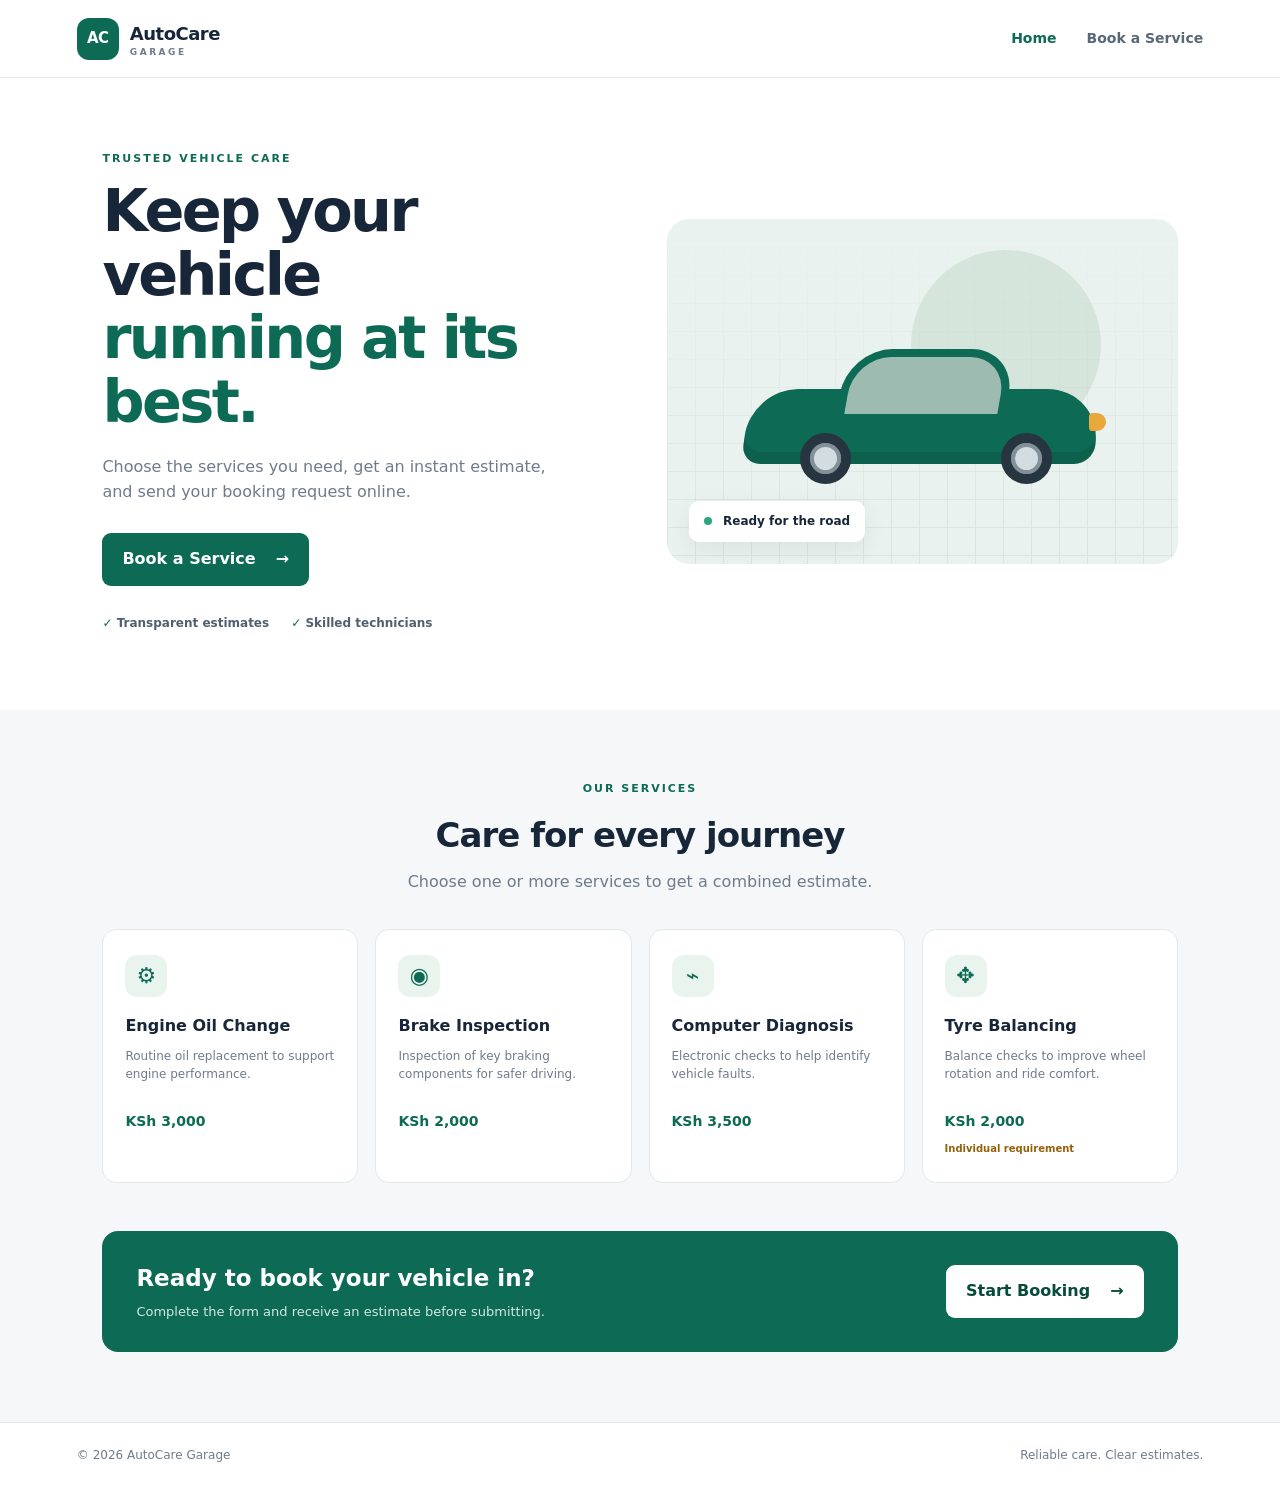
<file: index.html>
<!DOCTYPE html>
<html lang="en">
<head>
  <meta charset="UTF-8">
  <meta name="viewport" content="width=device-width, initial-scale=1.0">
  <meta name="description" content="AutoCare Garage vehicle maintenance and repair service booking.">
  <title>AutoCare Garage | Vehicle Care Made Simple</title>
  <link rel="stylesheet" href="assets/style.css">
</head>
<body>
  <header class="site-header">
    <a class="brand" href="index.html"><span class="brand-mark">AC</span><span>AutoCare <small>GARAGE</small></span></a>
    <nav aria-label="Main navigation">
      <a class="active" href="index.html">Home</a>
      <a href="service.html">Book a Service</a>
    </nav>
  </header>
  <main>
    <section class="hero">
      <div class="hero-copy">
        <p class="eyebrow">TRUSTED VEHICLE CARE</p>
        <h1>Keep your vehicle<br><span>running at its best.</span></h1>
        <p>Choose the services you need, get an instant estimate, and send your booking request online.</p>
        <a class="button button-primary" href="service.html">Book a Service <span aria-hidden="true">→</span></a>
        <div class="hero-proof"><span>✓ Transparent estimates</span><span>✓ Skilled technicians</span></div>
      </div>
      <div class="hero-art" role="img" aria-label="Illustration of a vehicle in a modern garage">
        <div class="art-sun"></div><div class="art-grid"></div>
        <div class="car">
          <div class="car-window"></div><div class="car-body"></div>
          <div class="wheel wheel-left"></div><div class="wheel wheel-right"></div>
          <div class="headlight"></div>
        </div>
        <div class="art-label"><span class="status-dot"></span> Ready for the road</div>
      </div>
    </section>
    <section class="section">
      <div class="section-heading"><p class="eyebrow">OUR SERVICES</p><h2>Care for every journey</h2><p>Choose one or more services to get a combined estimate.</p></div>
      <div class="service-cards">
        <article class="info-card"><span class="card-icon">⚙</span><h3>Engine Oil Change</h3><p>Routine oil replacement to support engine performance.</p><strong>KSh 3,000</strong></article>
        <article class="info-card"><span class="card-icon">◉</span><h3>Brake Inspection</h3><p>Inspection of key braking components for safer driving.</p><strong>KSh 2,000</strong></article>
        <article class="info-card"><span class="card-icon">⌁</span><h3>Computer Diagnosis</h3><p>Electronic checks to help identify vehicle faults.</p><strong>KSh 3,500</strong></article>
        <article class="info-card"><span class="card-icon">✥</span><h3>Tyre Balancing</h3><p>Balance checks to improve wheel rotation and ride comfort.</p><strong>KSh 2,000</strong><span class="tag">Individual requirement</span></article>
      </div>
      <div class="cta-strip"><div><h2>Ready to book your vehicle in?</h2><p>Complete the form and receive an estimate before submitting.</p></div><a class="button button-light" href="service.html">Start Booking <span aria-hidden="true">→</span></a></div>
    </section>
  </main>
  <footer><span>© <span id="year"></span> AutoCare Garage</span><span>Reliable care. Clear estimates.</span></footer>
  <script>document.getElementById('year').textContent = new Date().getFullYear();</script>
</body>
</html>
</file>
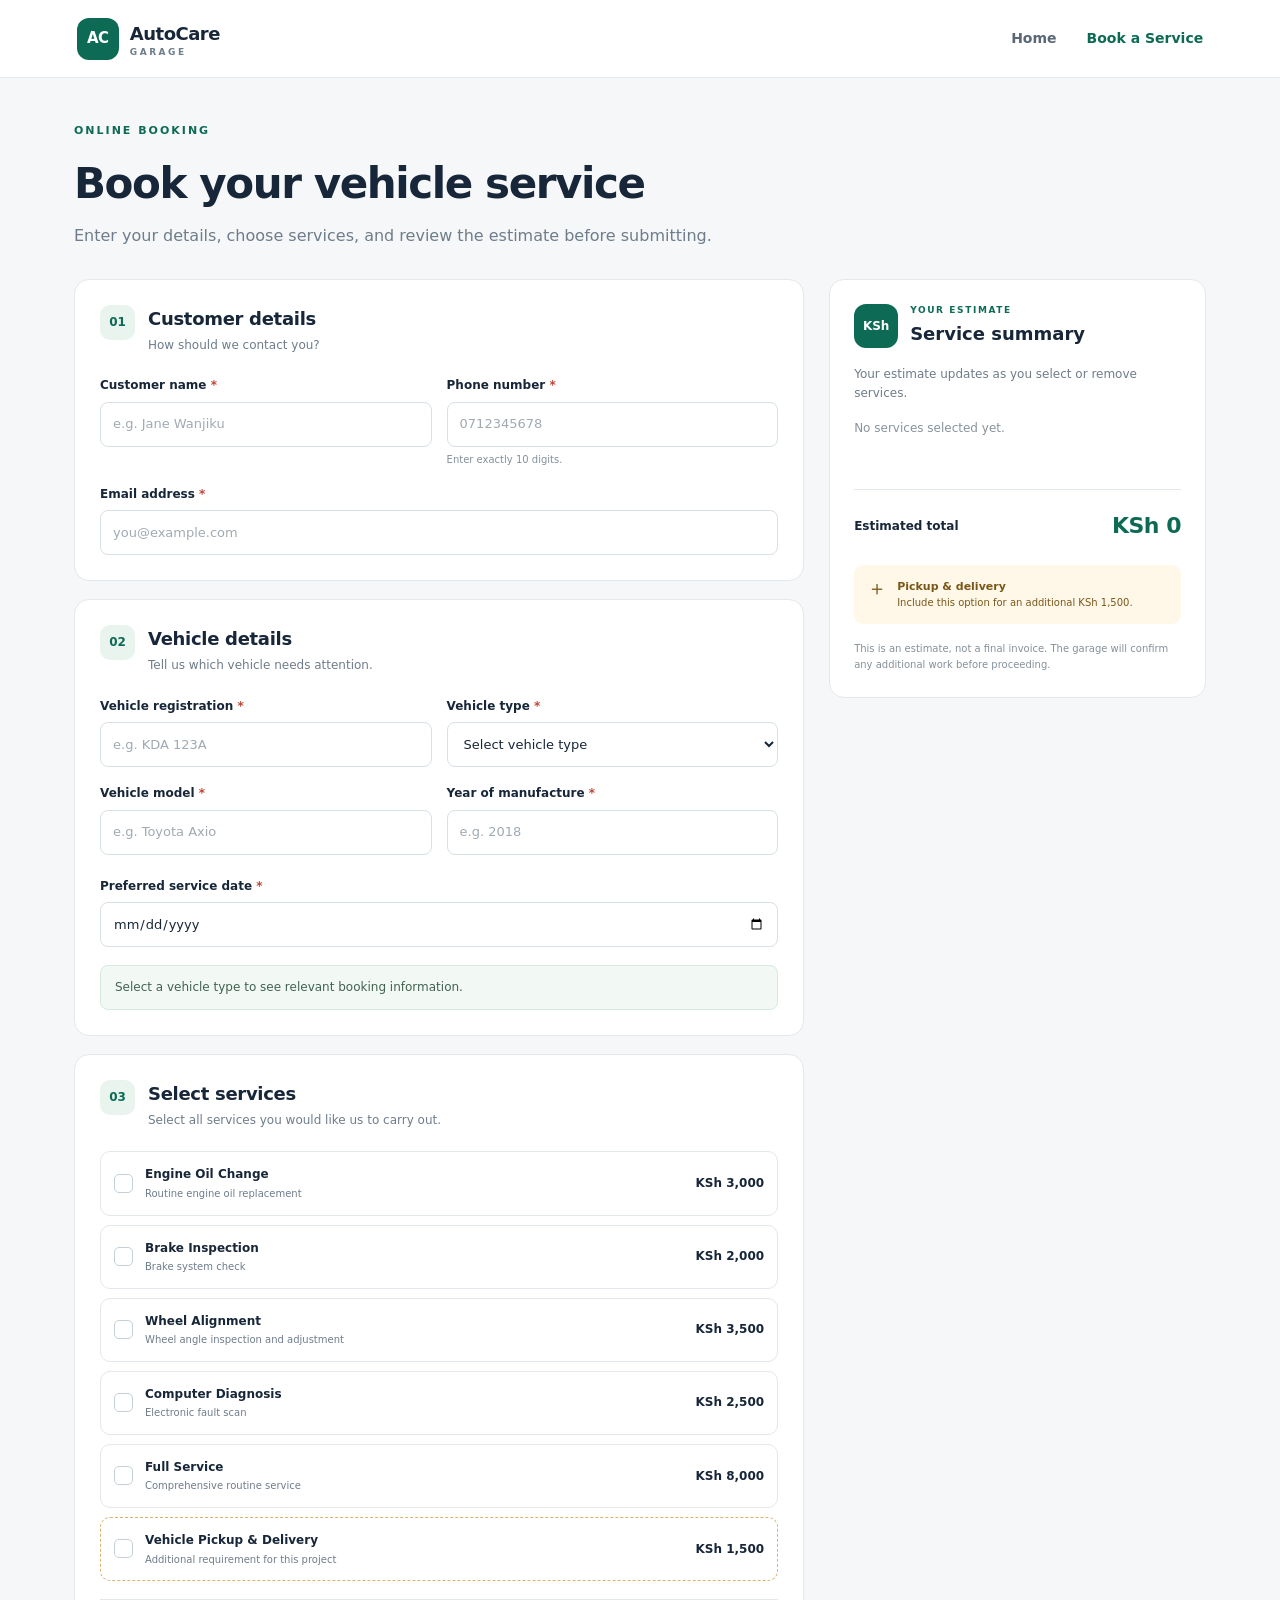
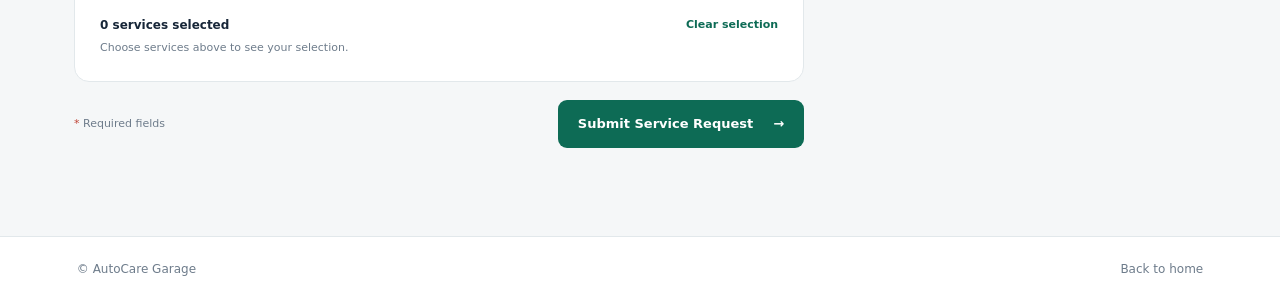
<file: service.html>
<!DOCTYPE html>
<html lang="en">
<head>
  <meta charset="UTF-8">
  <meta name="viewport" content="width=device-width, initial-scale=1.0">
  <meta name="description" content="Book AutoCare Garage services and calculate an estimated service cost.">
  <title>Book a Service | AutoCare Garage</title>
  <link rel="stylesheet" href="assets/style.css">
  <script src="assets/app.js" defer></script>
</head>
<body>
  <header class="site-header">
    <a class="brand" href="index.html"><span class="brand-mark">AC</span><span>AutoCare <small>GARAGE</small></span></a>
    <nav aria-label="Main navigation"><a href="index.html">Home</a><a class="active" href="service.html">Book a Service</a></nav>
  </header>
  <main class="booking-main">
    <section class="page-intro"><p class="eyebrow">ONLINE BOOKING</p><h1>Book your vehicle service</h1><p>Enter your details, choose services, and review the estimate before submitting.</p></section>
    <div class="booking-layout">
      <form id="serviceForm" action="process_service.php" method="POST" novalidate>
        <section class="form-panel">
          <div class="panel-heading"><span class="step">01</span><div><h2>Customer details</h2><p>How should we contact you?</p></div></div>
          <div class="field-grid">
            <div class="field"><label for="customer_name">Customer name <span>*</span></label><input id="customer_name" name="customer_name" type="text" autocomplete="name" placeholder="e.g. Jane Wanjiku" required><small class="error" id="customer_name_error"></small></div>
            <div class="field"><label for="phone">Phone number <span>*</span></label><input id="phone" name="phone" type="tel" inputmode="numeric" autocomplete="tel" placeholder="0712345678" maxlength="10" required><small class="hint">Enter exactly 10 digits.</small><small class="error" id="phone_error"></small></div>
            <div class="field full"><label for="email">Email address <span>*</span></label><input id="email" name="email" type="email" autocomplete="email" placeholder="you@example.com" required><small class="error" id="email_error"></small></div>
          </div>
        </section>
        <section class="form-panel">
          <div class="panel-heading"><span class="step">02</span><div><h2>Vehicle details</h2><p>Tell us which vehicle needs attention.</p></div></div>
          <div class="field-grid">
            <div class="field"><label for="registration">Vehicle registration <span>*</span></label><input id="registration" name="registration" type="text" placeholder="e.g. KDA 123A" required><small class="error" id="registration_error"></small></div>
            <div class="field"><label for="vehicle_type">Vehicle type <span>*</span></label><select id="vehicle_type" name="vehicle_type" required><option value="">Select vehicle type</option><option>Saloon Car</option><option>SUV</option><option>Pickup</option><option>Van</option></select><small class="error" id="vehicle_type_error"></small></div>
            <div class="field"><label for="model">Vehicle model <span>*</span></label><input id="model" name="model" type="text" placeholder="e.g. Toyota Axio" required><small class="error" id="model_error"></small></div>
            <div class="field"><label for="year">Year of manufacture <span>*</span></label><input id="year" name="year" type="number" min="1950" max="2026" placeholder="e.g. 2018" required><small class="error" id="year_error"></small><small id="ageMessage" class="hint dynamic-message" aria-live="polite"></small></div>
            <div class="field full"><label for="service_date">Preferred service date <span>*</span></label><input id="service_date" name="service_date" type="date" required><small class="error" id="service_date_error"></small></div>
          </div>
          <div id="vehicleInfo" class="notice" aria-live="polite">Select a vehicle type to see relevant booking information.</div>
        </section>
        <section class="form-panel">
          <div class="panel-heading"><span class="step">03</span><div><h2>Select services</h2><p>Select all services you would like us to carry out.</p></div></div>
          <div class="service-options" id="serviceOptions">
            <label class="service-option"><input type="checkbox" name="services[]" value="engine_oil"><span class="check-ui"></span><span class="service-option-copy"><strong>Engine Oil Change</strong><small>Routine engine oil replacement</small></span><b>KSh 3,000</b></label>
            <label class="service-option"><input type="checkbox" name="services[]" value="brake_inspection"><span class="check-ui"></span><span class="service-option-copy"><strong>Brake Inspection</strong><small>Brake system check</small></span><b>KSh 2,000</b></label>
            <label class="service-option"><input type="checkbox" name="services[]" value="wheel_alignment"><span class="check-ui"></span><span class="service-option-copy"><strong>Wheel Alignment</strong><small>Wheel angle inspection and adjustment</small></span><b>KSh 3,500</b></label>
            <label class="service-option"><input type="checkbox" name="services[]" value="computer_diagnosis"><span class="check-ui"></span><span class="service-option-copy"><strong>Computer Diagnosis</strong><small>Electronic fault scan</small></span><b>KSh 2,500</b></label>
            <label class="service-option"><input type="checkbox" name="services[]" value="full_service"><span class="check-ui"></span><span class="service-option-copy"><strong>Full Service</strong><small>Comprehensive routine service</small></span><b>KSh 8,000</b></label>
            <label class="service-option special-option"><input type="checkbox" name="services[]" value="pickup_delivery"><span class="check-ui"></span><span class="service-option-copy"><strong>Vehicle Pickup &amp; Delivery</strong><small>Additional requirement for this project</small></span><b>KSh 1,500</b></label>
          </div>
          <small class="error" id="services_error"></small>
          <div class="selected-summary"><div><strong id="selectedCount">0 services selected</strong><span id="selectedList">Choose services above to see your selection.</span></div><button type="button" class="text-button" id="clearServices">Clear selection</button></div>
        </section>
        <div class="form-actions"><p><span>*</span> Required fields</p><button class="button button-primary submit-button" type="submit">Submit Service Request <span aria-hidden="true">→</span></button></div>
        <div id="formMessage" class="form-message" role="alert" aria-live="assertive"></div>
      </form>
      <aside class="estimate-card">
        <div class="estimate-top"><span class="estimate-icon">KSh</span><div><p>YOUR ESTIMATE</p><h2>Service summary</h2></div></div>
        <p class="estimate-caption">Your estimate updates as you select or remove services.</p>
        <div id="estimateLines" class="estimate-lines"><p class="empty-line">No services selected yet.</p></div>
        <div class="estimate-total"><span>Estimated total</span><strong id="estimateTotal">KSh 0</strong></div>
        <div class="pickup-note"><span>＋</span><p><strong>Pickup &amp; delivery</strong><br>Include this option for an additional KSh 1,500.</p></div>
        <p class="estimate-disclaimer">This is an estimate, not a final invoice. The garage will confirm any additional work before proceeding.</p>
      </aside>
    </div>
  </main>
  <footer><span>© <span id="year"></span> AutoCare Garage</span><span><a href="index.html">Back to home</a></span></footer>
  <script>document.getElementById('year').textContent = new Date().getFullYear();</script>
</body>
</html>
</file>
<file: assets/style.css>
:root {
  --ink: #172638;
  --muted: #6e7c8b;
  --primary: #0d6b55;
  --primary-dark: #084b3d;
  --accent: #e9a83c;
  --paper: #f5f7f8;
  --line: #e2e8eb;
  --white: #fff;
  --danger: #b42318;
  font-family: Inter, ui-sans-serif, system-ui, -apple-system, BlinkMacSystemFont, "Segoe UI", sans-serif;
}
* { box-sizing: border-box; }
html { scroll-behavior: smooth; }
body { margin: 0; color: var(--ink); background: var(--paper); line-height: 1.55; }
a { color: inherit; text-decoration: none; }
.site-header { height: 78px; display: flex; align-items: center; justify-content: space-between; padding: 0 max(6vw, 24px); background: var(--white); border-bottom: 1px solid var(--line); }
.brand { display: inline-flex; gap: 11px; align-items: center; font-size: 18px; font-weight: 800; letter-spacing: -.5px; }
.brand small { display: block; color: var(--muted); font-size: 9px; letter-spacing: 2.5px; line-height: 1.1; }
.brand-mark { display: grid; place-items: center; width: 42px; height: 42px; border-radius: 12px; background: var(--primary); color: white; font-size: 15px; letter-spacing: -.5px; }
nav { display: flex; gap: 30px; align-items: center; font-size: 14px; font-weight: 650; }
nav a { color: #596777; padding: 8px 0; }
nav a:hover, nav a.active { color: var(--primary); }
.hero { display: grid; grid-template-columns: 1fr 1fr; gap: 5%; align-items: center; padding: 72px max(8vw, 24px) 78px; background: #fff; }
.hero-copy { max-width: 560px; }
.eyebrow { color: var(--primary); font-size: 11px; font-weight: 800; letter-spacing: 2px; margin: 0 0 12px; }
h1, h2, h3, p { margin-top: 0; }
.hero h1 { font-size: clamp(38px, 4.6vw, 61px); line-height: 1.08; letter-spacing: -2.6px; margin: 0 0 22px; }
.hero h1 span { color: var(--primary); }
.hero-copy > p:not(.eyebrow) { color: var(--muted); font-size: 16px; max-width: 475px; margin-bottom: 28px; }
.button { display: inline-flex; justify-content: center; align-items: center; gap: 20px; border: 0; border-radius: 9px; padding: 14px 20px; font: inherit; font-weight: 750; cursor: pointer; transition: transform .15s, background .15s; }
.button:hover { transform: translateY(-1px); }
.button-primary { color: white; background: var(--primary); }
.button-primary:hover { background: var(--primary-dark); }
.button-light { color: var(--primary-dark); background: white; }
.button-outline { color: var(--primary); background: white; border: 1px solid var(--line); }
.hero-proof { display: flex; gap: 22px; flex-wrap: wrap; margin-top: 28px; color: #506071; font-size: 12px; font-weight: 650; }
.hero-proof span::first-letter { color: var(--primary); }
.hero-art { height: 345px; border-radius: 22px; background: #eaf2ef; position: relative; overflow: hidden; display: grid; place-items: center; }
.art-sun { position: absolute; width: 190px; height: 190px; border-radius: 50%; background: #d6e5dc; right: 15%; top: 9%; }
.art-grid { position: absolute; inset: 0; opacity: .35; background-image: linear-gradient(#b7cec2 1px, transparent 1px), linear-gradient(90deg, #b7cec2 1px, transparent 1px); background-size: 28px 28px; mask-image: linear-gradient(transparent, black); }
.car { position: relative; width: 75%; height: 135px; margin-top: 50px; }
.car-body { position: absolute; left: 4%; bottom: 20px; width: 92%; height: 75px; background: var(--primary); border-radius: 48px 58px 19px 20px; transform: skewX(-8deg); box-shadow: inset 0 -12px 0 rgba(0,0,0,.1); }
.car-window { position: absolute; z-index: 2; left: 29%; top: 0; width: 44%; height: 65px; background: #9ebbb1; border: 8px solid var(--primary); border-bottom: 0; border-radius: 45px 45px 0 0; transform: skewX(-10deg); }
.wheel { position: absolute; z-index: 3; bottom: 0; width: 51px; height: 51px; border: 10px solid #273541; border-radius: 50%; background: #d3dce0; box-shadow: inset 0 0 0 4px #819099; }
.wheel-left { left: 18%; }.wheel-right { right: 16%; }
.headlight { position: absolute; z-index: 4; right: 2%; bottom: 53px; width: 17px; height: 18px; border-radius: 4px 10px 10px 4px; background: var(--accent); }
.art-label { position: absolute; bottom: 22px; left: 22px; background: white; border-radius: 10px; padding: 11px 15px; font-size: 12px; font-weight: 700; box-shadow: 0 7px 22px #1a3a2d13; }
.status-dot { display: inline-block; width: 8px; height: 8px; margin-right: 7px; border-radius: 50%; background: #2ca77c; }
.section { padding: 70px max(8vw, 24px); }
.section-heading { text-align: center; margin-bottom: 34px; }
.section-heading h2 { font-size: 34px; letter-spacing: -1px; margin-bottom: 8px; }
.section-heading > p:last-child { color: var(--muted); }
.service-cards { display: grid; grid-template-columns: repeat(4, 1fr); gap: 17px; }
.info-card { position: relative; min-height: 220px; padding: 25px 22px; background: white; border: 1px solid var(--line); border-radius: 14px; }
.card-icon { display: grid; place-items: center; width: 42px; height: 42px; margin-bottom: 17px; color: var(--primary); background: #eaf4ef; border-radius: 12px; font-size: 22px; }
.info-card h3 { font-size: 16px; margin-bottom: 8px; }
.info-card p { min-height: 50px; color: var(--muted); font-size: 12px; margin-bottom: 12px; }
.info-card strong { color: var(--primary); font-size: 14px; }
.tag { display: block; margin-top: 8px; color: #95600b; font-size: 10px; font-weight: 800; }
.cta-strip { margin-top: 48px; display: flex; justify-content: space-between; align-items: center; gap: 25px; padding: 30px 34px; border-radius: 16px; background: var(--primary); color: white; }
.cta-strip h2 { font-size: 23px; margin-bottom: 5px; }.cta-strip p { margin: 0; color: #d3e8df; font-size: 13px; }
footer { display: flex; justify-content: space-between; gap: 20px; padding: 23px max(6vw, 24px); color: var(--muted); background: white; border-top: 1px solid var(--line); font-size: 12px; }
footer a:hover { color: var(--primary); }
.booking-main { max-width: 1180px; margin: 0 auto; padding: 44px 24px 70px; }
.page-intro { margin-bottom: 30px; }.page-intro h1 { margin-bottom: 8px; font-size: clamp(30px, 4vw, 42px); letter-spacing: -1.4px; }.page-intro > p:last-child { color: var(--muted); margin-bottom: 0; }
.booking-layout { display: grid; grid-template-columns: minmax(0, 1.55fr) minmax(290px, .8fr); gap: 25px; align-items: start; }
#serviceForm { display: grid; gap: 18px; }
.form-panel, .estimate-card { background: white; border: 1px solid var(--line); border-radius: 15px; padding: 25px; }
.panel-heading { display: flex; gap: 13px; align-items: flex-start; margin-bottom: 22px; }
.step { flex: 0 0 35px; height: 35px; display: grid; place-items: center; color: var(--primary); background: #e9f4ef; border-radius: 10px; font-size: 12px; font-weight: 850; }
.panel-heading h2 { margin: 0 0 3px; font-size: 18px; letter-spacing: -.3px; }.panel-heading p { margin: 0; color: var(--muted); font-size: 12px; }
.field-grid { display: grid; grid-template-columns: 1fr 1fr; gap: 17px 15px; }.field { min-width: 0; }.field.full { grid-column: 1 / -1; }
.field label { display: block; margin-bottom: 7px; font-size: 12px; font-weight: 750; }.field label span, .form-actions p span { color: #c04436; }
input, select { width: 100%; min-height: 45px; border: 1px solid #d7e0e4; border-radius: 8px; background: white; padding: 10px 12px; color: var(--ink); font: inherit; font-size: 13px; outline: none; }
input:focus, select:focus { border-color: var(--primary); box-shadow: 0 0 0 3px #0d6b5514; }
input::placeholder { color: #a0aab3; }.hint { display: block; color: #83909b; font-size: 10px; margin-top: 5px; }.error { display: block; min-height: 0; color: var(--danger); font-size: 11px; margin-top: 5px; }.error:empty { display: none; }
.input-invalid { border-color: var(--danger) !important; background: #fffafa; }
.dynamic-message { font-size: 11px; }.message-warning { color: #9a5b00; }.message-success { color: var(--primary); }
.notice { margin-top: 18px; padding: 12px 14px; border: 1px solid #d7e9df; border-radius: 8px; color: #416253; background: #f2f8f4; font-size: 12px; }
.service-options { display: grid; gap: 9px; }
.service-option { display: flex; align-items: center; gap: 12px; padding: 13px; border: 1px solid var(--line); border-radius: 10px; cursor: pointer; transition: border-color .15s, background .15s; }
.service-option:has(input:checked) { border-color: var(--primary); background: #f1f8f4; }
.service-option input { position: absolute; opacity: 0; width: 1px; height: 1px; min-height: 1px; }
.check-ui { flex: 0 0 19px; width: 19px; height: 19px; border: 1.5px solid #c4d0d5; border-radius: 5px; background: white; }
.service-option input:checked + .check-ui { background: var(--primary); border-color: var(--primary); box-shadow: inset 0 0 0 4px white; }
.service-option input:focus-visible + .check-ui { outline: 3px solid #0d6b5540; }
.service-option-copy { flex: 1; display: grid; gap: 2px; }.service-option-copy strong { font-size: 12px; }.service-option-copy small { color: var(--muted); font-size: 10px; }.service-option b { font-size: 12px; white-space: nowrap; }
.special-option { border-style: dashed; border-color: #d8b36e; }.special-option:has(input:checked) { border-style: solid; border-color: var(--accent); background: #fffaf0; }
.selected-summary { display: flex; justify-content: space-between; gap: 15px; align-items: flex-start; margin-top: 18px; padding-top: 16px; border-top: 1px solid var(--line); }.selected-summary > div { display: grid; gap: 4px; }.selected-summary strong { font-size: 12px; }.selected-summary span { color: var(--muted); font-size: 11px; }
.text-button { border: 0; padding: 0; color: var(--primary); background: transparent; font: inherit; font-size: 11px; font-weight: 750; cursor: pointer; white-space: nowrap; }
.form-actions { display: flex; align-items: center; justify-content: space-between; gap: 15px; }.form-actions p { color: var(--muted); margin: 0; font-size: 11px; }.submit-button { font-size: 13px; }
.form-message { color: var(--danger); font-size: 12px; font-weight: 650; }
.estimate-card { position: sticky; top: 18px; padding: 24px; }
.estimate-top { display: flex; align-items: center; gap: 12px; }.estimate-icon { display: grid; place-items: center; width: 44px; height: 44px; color: white; background: var(--primary); border-radius: 12px; font-size: 12px; font-weight: 800; }.estimate-top p { margin: 0 0 2px; color: var(--primary); font-size: 9px; letter-spacing: 1.6px; font-weight: 850; }.estimate-top h2 { margin: 0; font-size: 18px; }.estimate-caption { margin: 17px 0; color: var(--muted); font-size: 12px; }
.estimate-lines { display: grid; gap: 13px; min-height: 50px; }.estimate-line { display: flex; justify-content: space-between; gap: 12px; font-size: 11px; }.estimate-line span { color: #596777; }.estimate-line strong { white-space: nowrap; font-size: 11px; }.empty-line { color: #87939d; font-size: 12px; }
.estimate-total { display: flex; justify-content: space-between; align-items: center; gap: 10px; margin-top: 20px; padding-top: 19px; border-top: 1px solid var(--line); }.estimate-total span { font-size: 12px; font-weight: 750; }.estimate-total strong { color: var(--primary); font-size: 22px; letter-spacing: -.5px; white-space: nowrap; }
.pickup-note { display: flex; gap: 10px; margin-top: 22px; padding: 13px; border-radius: 9px; background: #fff8e9; color: #795718; }.pickup-note > span { font-size: 20px; line-height: 1; }.pickup-note p { margin: 0; font-size: 10px; }.pickup-note strong { font-size: 11px; }
.estimate-disclaimer { margin: 17px 0 0; color: #84909a; font-size: 10px; line-height: 1.6; }
.result-wrap { min-height: calc(100vh - 150px); padding: 55px 20px 70px; }.result-card { max-width: 760px; margin: 0 auto; padding: clamp(24px, 5vw, 44px); background: white; border: 1px solid var(--line); border-radius: 18px; box-shadow: 0 14px 50px #173c2d0a; }.result-symbol { display: grid; place-items: center; width: 54px; height: 54px; margin-bottom: 22px; color: white; background: var(--primary); border-radius: 50%; font-size: 26px; font-weight: 800; }.result-card h1 { margin-bottom: 8px; font-size: clamp(30px, 4vw, 42px); letter-spacing: -1.2px; }.result-lead, .error-card > p:not(.eyebrow) { color: var(--muted); font-size: 13px; }.reference-box { display: flex; justify-content: space-between; gap: 15px; align-items: center; margin: 24px 0; padding: 15px 18px; background: #eff7f2; border: 1px dashed #b9d8c6; border-radius: 10px; }.reference-box span { color: #557465; font-size: 10px; font-weight: 850; letter-spacing: 1.1px; }.reference-box strong { color: var(--primary); font-size: 17px; letter-spacing: .5px; }
.confirmation-grid { display: grid; grid-template-columns: 1fr 1fr; gap: 16px; padding: 22px 0; border-top: 1px solid var(--line); border-bottom: 1px solid var(--line); }.confirmation-grid div { display: grid; gap: 3px; }.confirmation-grid span { color: var(--muted); font-size: 10px; }.confirmation-grid strong { font-size: 13px; overflow-wrap: anywhere; }.confirmed-services-title { margin: 24px 0 13px; font-size: 17px; }.confirmed-services { display: grid; gap: 11px; }.confirmed-services div { display: flex; justify-content: space-between; gap: 15px; font-size: 12px; }.confirmed-services strong { white-space: nowrap; }.confirmed-total { display: flex; justify-content: space-between; align-items: center; gap: 15px; margin-top: 22px; padding: 19px; color: white; background: var(--primary); border-radius: 10px; }.confirmed-total span { font-size: 10px; font-weight: 800; letter-spacing: 1px; }.confirmed-total strong { font-size: clamp(19px, 3vw, 25px); white-space: nowrap; }.confirmation-note { margin: 17px 0 0; color: var(--muted); font-size: 11px; }.result-actions { display: flex; flex-wrap: wrap; gap: 10px; margin-top: 25px; }.server-errors { margin: 20px 0 26px; padding-left: 22px; color: var(--danger); font-size: 13px; }.error-card .result-symbol { background: #b42318; }
@media (max-width: 900px) { .hero { padding-top: 55px; padding-bottom: 55px; gap: 25px; }.hero-art { height: 285px; }.service-cards { grid-template-columns: repeat(2, 1fr); }.booking-layout { grid-template-columns: 1fr; }.estimate-card { position: static; grid-row: 1; }.estimate-lines { grid-template-columns: 1fr 1fr; }.estimate-total { margin-top: 15px; } }
@media (max-width: 600px) { .site-header { height: 68px; padding: 0 18px; }.brand { font-size: 15px; }.brand-mark { width: 37px; height: 37px; }.brand small { font-size: 8px; }nav { gap: 15px; font-size: 12px; }.hero { grid-template-columns: 1fr; padding: 43px 22px 48px; }.hero h1 { font-size: 43px; }.hero-art { height: 245px; margin-top: 6px; }.section { padding: 48px 18px; }.section-heading h2 { font-size: 29px; }.service-cards { gap: 10px; }.info-card { padding: 17px 14px; min-height: 220px; }.info-card h3 { font-size: 14px; }.info-card p { font-size: 11px; }.cta-strip { align-items: flex-start; flex-direction: column; padding: 24px; }.cta-strip h2 { font-size: 21px; }.booking-main { padding: 30px 14px 45px; }.page-intro { padding: 0 5px; }.form-panel { padding: 19px 15px; }.field-grid { grid-template-columns: 1fr; gap: 14px; }.field.full { grid-column: auto; }.estimate-card { padding: 20px 17px; }.estimate-lines { grid-template-columns: 1fr; }.form-actions { align-items: stretch; flex-direction: column; }.submit-button { width: 100%; }.selected-summary { flex-direction: column; }.confirmation-grid { grid-template-columns: 1fr; gap: 13px; }.reference-box { align-items: flex-start; flex-direction: column; gap: 5px; }.confirmed-total { align-items: flex-start; flex-direction: column; gap: 6px; }.result-wrap { padding: 30px 13px 45px; }.result-card { padding: 24px 18px; }footer { padding: 18px; flex-direction: column; gap: 5px; } }
@media print { .site-header, footer, .result-actions { display: none; }body { background: white; }.result-wrap { padding: 0; }.result-card { border: 0; box-shadow: none; } }
</file>
